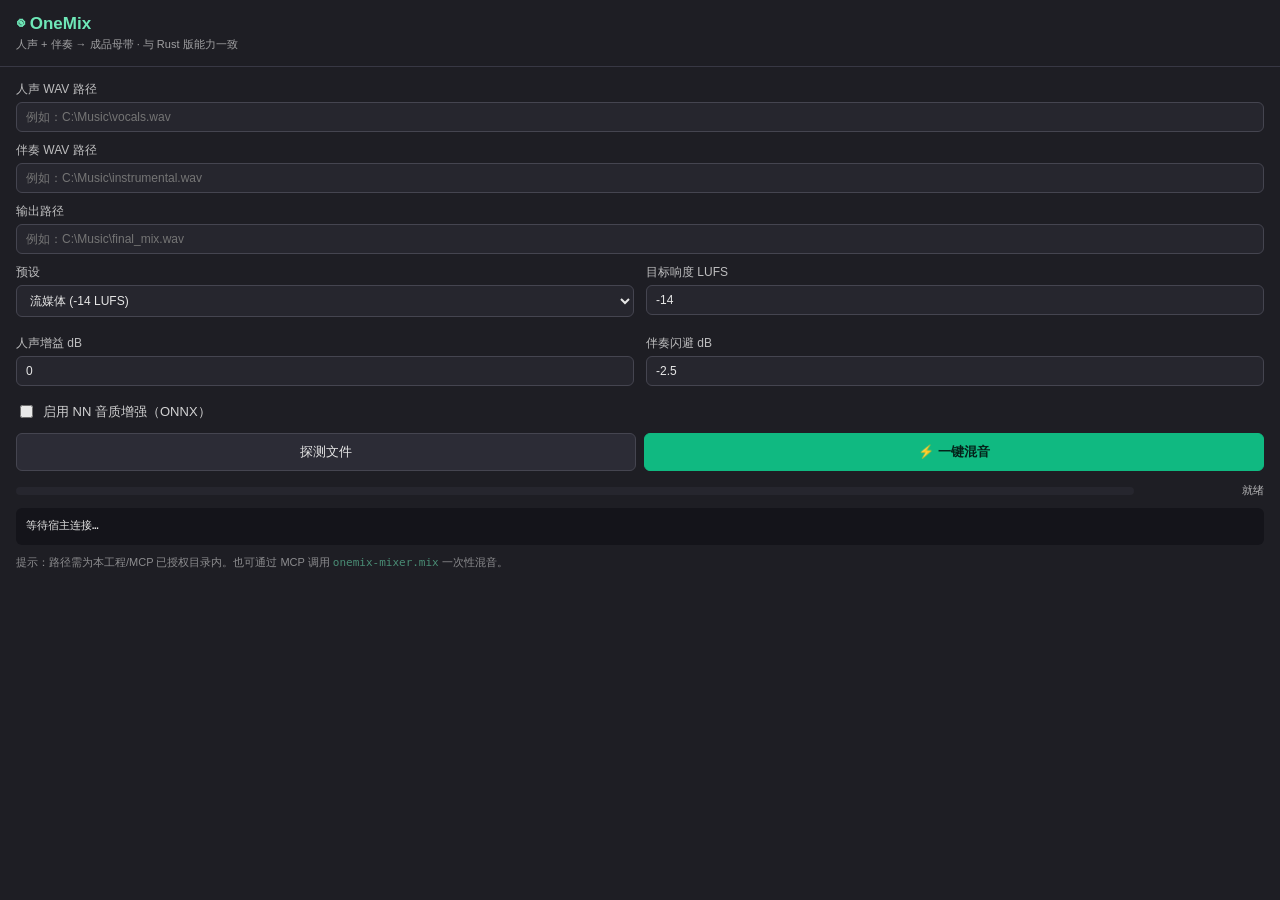
<file: sxseditor-plugin/panel/index.html>
<!DOCTYPE html>
<html lang="zh-CN">
<head>
  <meta charset="UTF-8">
  <title>OneMix · 一键混音</title>
  <link rel="stylesheet" href="./panel.css">
</head>
<body>
  <div class="om-header">
    <div class="om-logo">◉ OneMix</div>
    <div class="om-sub">人声 + 伴奏 → 成品母带 · 与 Rust 版能力一致</div>
  </div>

  <div class="om-body">
    <div class="om-field">
      <label>人声 WAV 路径</label>
      <input type="text" id="vocals" placeholder="例如：C:\Music\vocals.wav">
    </div>
    <div class="om-field">
      <label>伴奏 WAV 路径</label>
      <input type="text" id="accom" placeholder="例如：C:\Music\instrumental.wav">
    </div>
    <div class="om-field">
      <label>输出路径</label>
      <input type="text" id="output" placeholder="例如：C:\Music\final_mix.wav">
    </div>

    <div class="om-grid">
      <div class="om-field">
        <label>预设</label>
        <select id="preset">
          <option value="streaming">流媒体 (-14 LUFS)</option>
          <option value="broadcast">广播 (-16 LUFS)</option>
          <option value="quiet">安静 (-20 LUFS)</option>
          <option value="loud">响亮 (-12 LUFS)</option>
        </select>
      </div>
      <div class="om-field">
        <label>目标响度 LUFS</label>
        <input type="number" id="lufs" value="-14" step="0.5">
      </div>
      <div class="om-field">
        <label>人声增益 dB</label>
        <input type="number" id="vgain" value="0" step="0.5">
      </div>
      <div class="om-field">
        <label>伴奏闪避 dB</label>
        <input type="number" id="duck" value="-2.5" step="0.5">
      </div>
    </div>

    <label class="om-check"><input type="checkbox" id="nn"> 启用 NN 音质增强（ONNX）</label>

    <div class="om-actions">
      <button type="button" id="btnProbe">探测文件</button>
      <button type="button" id="btnMix" class="primary">⚡ 一键混音</button>
    </div>

    <div class="om-progress">
      <div class="om-bar"><div id="barFill"></div></div>
      <span id="stage">就绪</span>
    </div>

    <pre id="out">等待宿主连接…</pre>
    <p class="om-note">提示：路径需为本工程/MCP 已授权目录内。也可通过 MCP 调用 <code>onemix-mixer.mix</code> 一次性混音。</p>
  </div>

  <script src="./panel.js"></script>
</body>
</html>
</file>
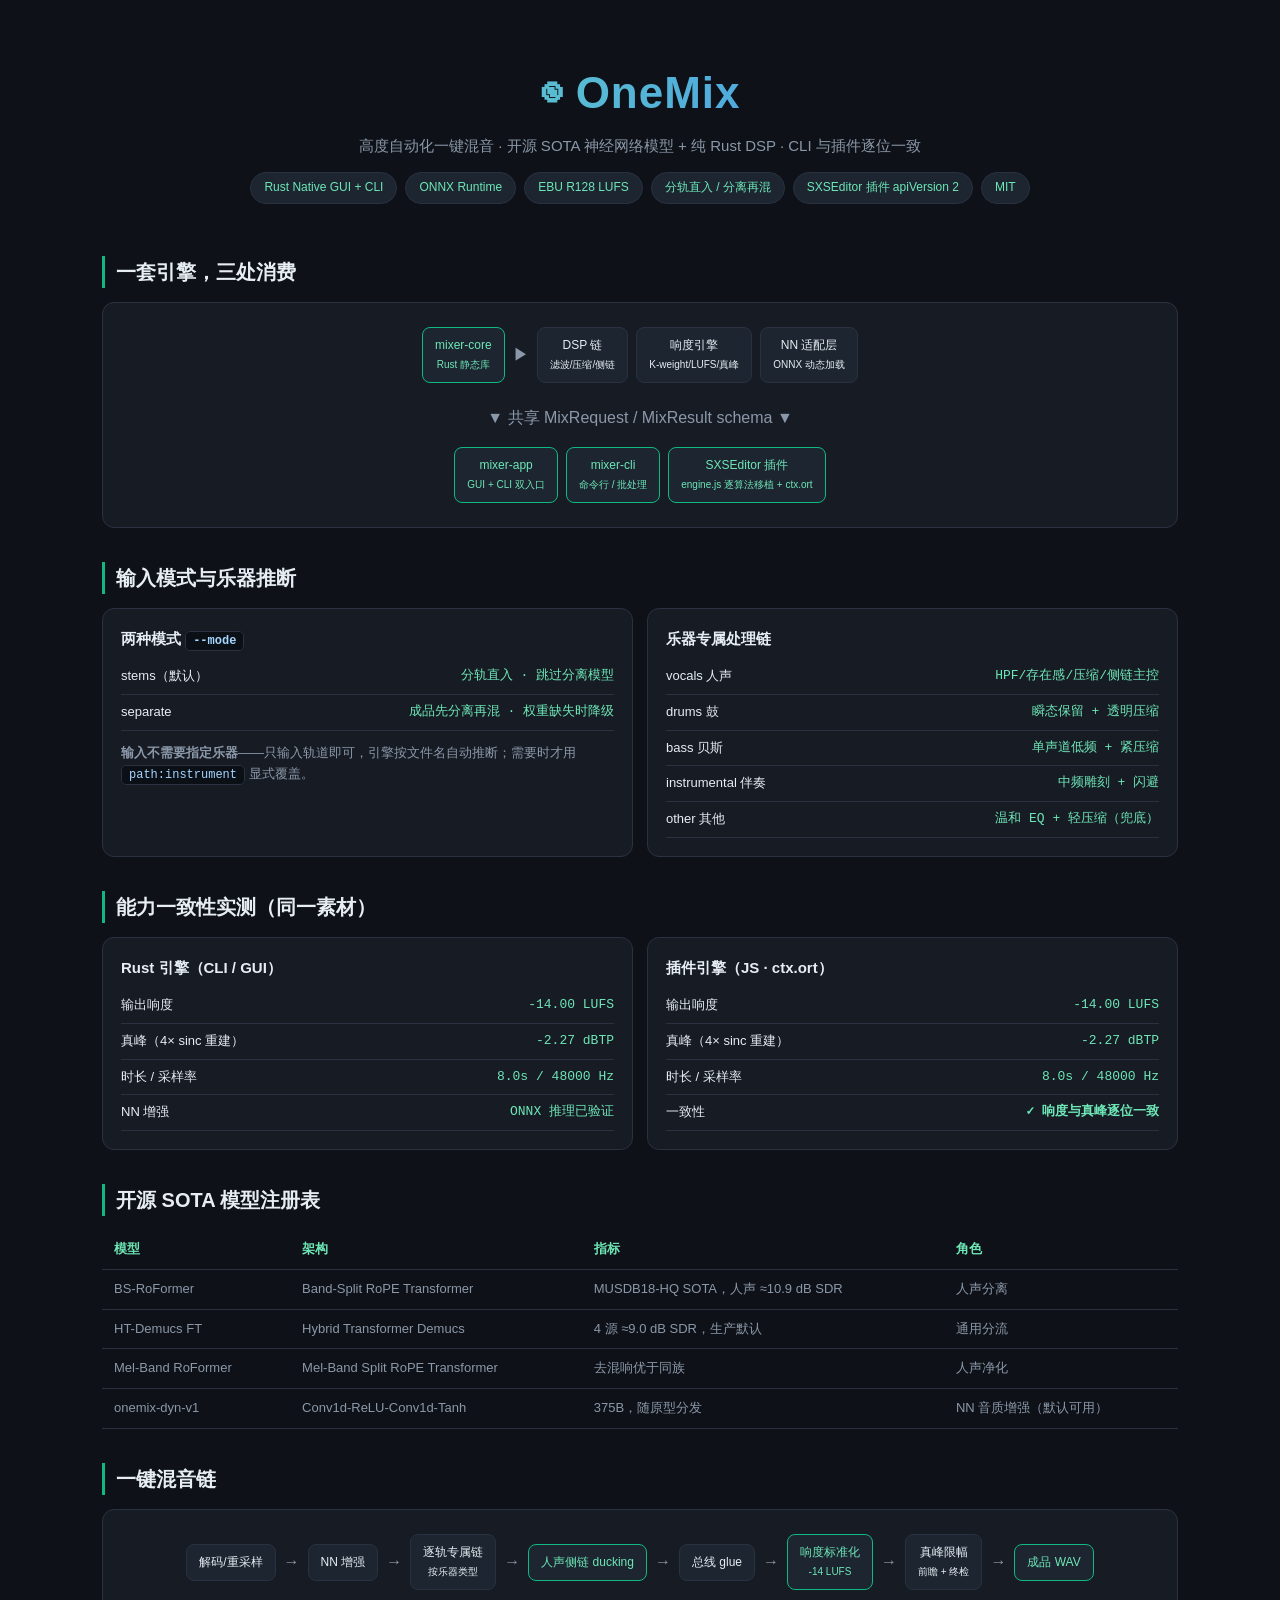
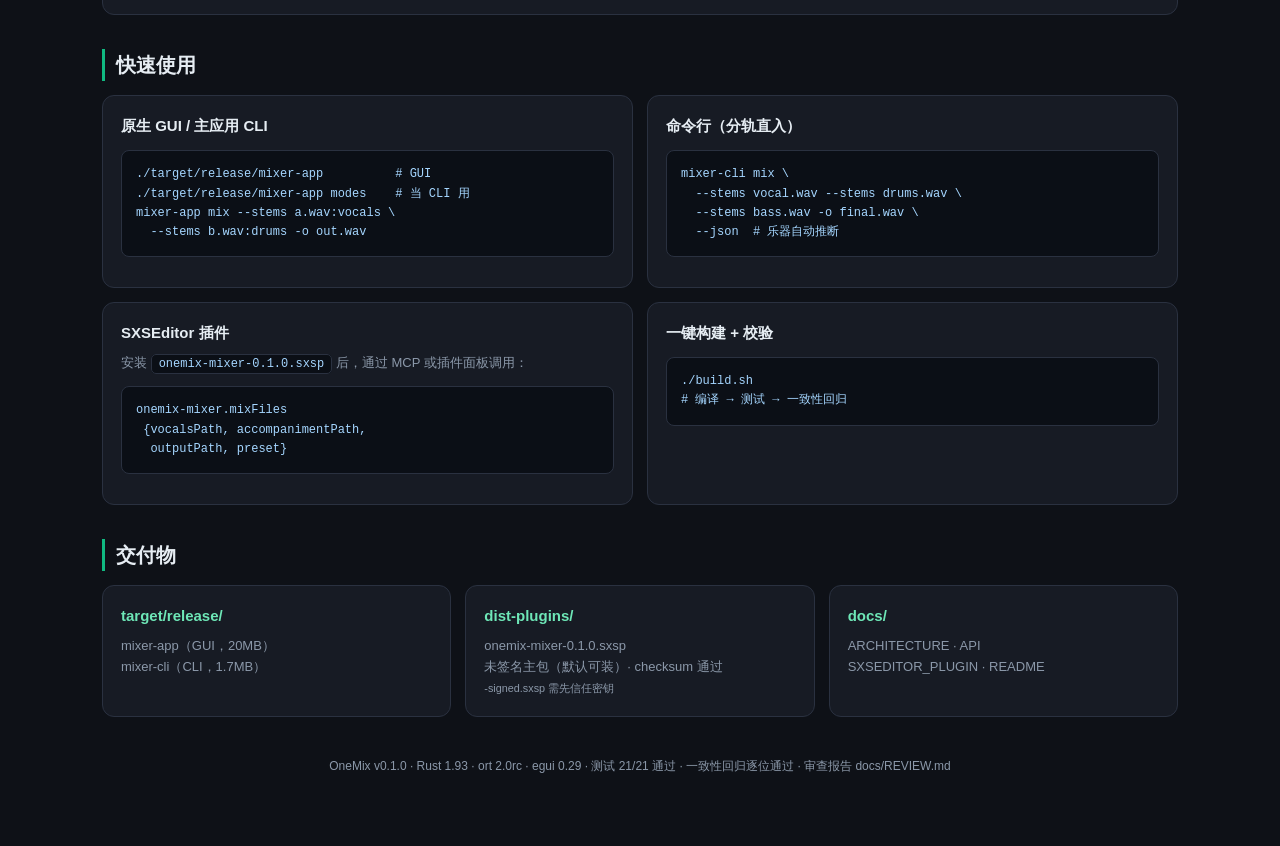
<file: showcase.html>
<!DOCTYPE html>
<html lang="zh-CN">
<head>
<meta charset="UTF-8">
<meta name="viewport" content="width=device-width, initial-scale=1.0">
<title>OneMix · 一键混音系统</title>
<style>
  :root { --bg:#0e1117; --card:#171b24; --line:#2a3140; --fg:#e6edf3; --muted:#8b98a9; --green:#10b981; --green2:#6ee7b7; --blue:#3b82f6; --purple:#a78bfa; }
  * { box-sizing:border-box; }
  body { margin:0; background:var(--bg); color:var(--fg); font-family:-apple-system,"Segoe UI","Microsoft YaHei",sans-serif; line-height:1.6; }
  .wrap { max-width:1120px; margin:0 auto; padding:32px 22px 70px; }
  header { text-align:center; padding:26px 0 18px; }
  .logo { font-size:44px; font-weight:800; letter-spacing:1px; background:linear-gradient(90deg,var(--green2),var(--blue)); -webkit-background-clip:text; -webkit-text-fill-color:transparent; }
  .tag { color:var(--muted); font-size:15px; margin-top:6px; }
  .badges { margin-top:14px; display:flex; gap:8px; justify-content:center; flex-wrap:wrap; }
  .badge { background:#1c2530; border:1px solid var(--line); border-radius:20px; padding:5px 13px; font-size:12px; color:var(--green2); }
  h2 { font-size:20px; margin:34px 0 14px; padding-left:11px; border-left:3px solid var(--green); }
  .grid3 { display:grid; grid-template-columns:repeat(3,1fr); gap:14px; }
  .grid2 { display:grid; grid-template-columns:repeat(2,1fr); gap:14px; }
  .card { background:var(--card); border:1px solid var(--line); border-radius:12px; padding:18px; }
  .card h3 { margin:0 0 8px; font-size:15px; }
  .card .k { color:var(--green2); font-weight:600; }
  .card p { color:var(--muted); font-size:13px; margin:6px 0 0; }
  .arch { background:var(--card); border:1px solid var(--line); border-radius:12px; padding:16px; overflow:auto; }
  .flow { display:flex; align-items:center; gap:8px; flex-wrap:wrap; justify-content:center; padding:8px 0; }
  .node { background:#1c2530; border:1px solid var(--line); border-radius:8px; padding:8px 12px; font-size:12px; text-align:center; }
  .node.hl { border-color:var(--green); color:var(--green2); }
  .arrow { color:var(--muted); }
  table { width:100%; border-collapse:collapse; font-size:13px; }
  th,td { text-align:left; padding:9px 12px; border-bottom:1px solid var(--line); }
  th { color:var(--green2); font-weight:600; }
  td { color:var(--muted); }
  code { background:#0b0f16; border:1px solid var(--line); border-radius:5px; padding:2px 7px; font-size:12px; color:#a5d6ff; }
  pre { background:#0b0f16; border:1px solid var(--line); border-radius:8px; padding:14px; overflow:auto; font-size:12px; color:#a5d6ff; }
  .ok { color:var(--green); font-weight:700; }
  .metric { display:flex; justify-content:space-between; padding:7px 0; border-bottom:1px solid var(--line); font-size:13px; }
  .metric span:last-child { color:var(--green2); font-family:monospace; }
  footer { text-align:center; color:var(--muted); font-size:12px; margin-top:40px; }
  @media(max-width:760px){ .grid3,.grid2{grid-template-columns:1fr;} }
</style>
</head>
<body>
<div class="wrap">
  <header>
    <div class="logo">◉ OneMix</div>
    <div class="tag">高度自动化一键混音 · 开源 SOTA 神经网络模型 + 纯 Rust DSP · CLI 与插件逐位一致</div>
    <div class="badges">
      <span class="badge">Rust Native GUI + CLI</span>
      <span class="badge">ONNX Runtime</span>
      <span class="badge">EBU R128 LUFS</span>
      <span class="badge">分轨直入 / 分离再混</span>
      <span class="badge">SXSEditor 插件 apiVersion 2</span>
      <span class="badge">MIT</span>
    </div>
  </header>

  <h2>一套引擎，三处消费</h2>
  <div class="arch">
    <div class="flow">
      <div class="node hl">mixer-core<br><small>Rust 静态库</small></div>
      <span class="arrow">▶</span>
      <div class="node">DSP 链<br><small>滤波/压缩/侧链</small></div>
      <div class="node">响度引擎<br><small>K-weight/LUFS/真峰</small></div>
      <div class="node">NN 适配层<br><small>ONNX 动态加载</small></div>
    </div>
    <div class="flow" style="margin-top:6px;">
      <span class="arrow">▼ 共享 MixRequest / MixResult schema ▼</span>
    </div>
    <div class="flow">
      <div class="node hl">mixer-app<br><small>GUI + CLI 双入口</small></div>
      <div class="node hl">mixer-cli<br><small>命令行 / 批处理</small></div>
      <div class="node hl">SXSEditor 插件<br><small>engine.js 逐算法移植 + ctx.ort</small></div>
    </div>
  </div>

  <h2>输入模式与乐器推断</h2>
  <div class="grid2">
    <div class="card">
      <h3>两种模式 <code>--mode</code></h3>
      <div class="metric"><span>stems（默认）</span><span>分轨直入 · 跳过分离模型</span></div>
      <div class="metric"><span>separate</span><span>成品先分离再混 · 权重缺失时降级</span></div>
      <p style="margin-top:12px"><b>输入不需要指定乐器</b>——只输入轨道即可，引擎按文件名自动推断；需要时才用 <code>path:instrument</code> 显式覆盖。</p>
    </div>
    <div class="card">
      <h3>乐器专属处理链</h3>
      <div class="metric"><span>vocals 人声</span><span>HPF/存在感/压缩/侧链主控</span></div>
      <div class="metric"><span>drums 鼓</span><span>瞬态保留 + 透明压缩</span></div>
      <div class="metric"><span>bass 贝斯</span><span>单声道低频 + 紧压缩</span></div>
      <div class="metric"><span>instrumental 伴奏</span><span>中频雕刻 + 闪避</span></div>
      <div class="metric"><span>other 其他</span><span>温和 EQ + 轻压缩（兜底）</span></div>
    </div>
  </div>

  <h2>能力一致性实测（同一素材）</h2>
  <div class="grid2">
    <div class="card">
      <h3>Rust 引擎（CLI / GUI）</h3>
      <div class="metric"><span>输出响度</span><span>-14.00 LUFS</span></div>
      <div class="metric"><span>真峰（4× sinc 重建）</span><span>-2.27 dBTP</span></div>
      <div class="metric"><span>时长 / 采样率</span><span>8.0s / 48000 Hz</span></div>
      <div class="metric"><span>NN 增强</span><span>ONNX 推理已验证</span></div>
    </div>
    <div class="card">
      <h3>插件引擎（JS · ctx.ort）</h3>
      <div class="metric"><span>输出响度</span><span>-14.00 LUFS</span></div>
      <div class="metric"><span>真峰（4× sinc 重建）</span><span>-2.27 dBTP</span></div>
      <div class="metric"><span>时长 / 采样率</span><span>8.0s / 48000 Hz</span></div>
      <div class="metric"><span>一致性</span><span class="ok">✓ 响度与真峰逐位一致</span></div>
    </div>
  </div>

  <h2>开源 SOTA 模型注册表</h2>
  <table>
    <tr><th>模型</th><th>架构</th><th>指标</th><th>角色</th></tr>
    <tr><td>BS-RoFormer</td><td>Band-Split RoPE Transformer</td><td>MUSDB18-HQ SOTA，人声 ≈10.9 dB SDR</td><td>人声分离</td></tr>
    <tr><td>HT-Demucs FT</td><td>Hybrid Transformer Demucs</td><td>4 源 ≈9.0 dB SDR，生产默认</td><td>通用分流</td></tr>
    <tr><td>Mel-Band RoFormer</td><td>Mel-Band Split RoPE Transformer</td><td>去混响优于同族</td><td>人声净化</td></tr>
    <tr><td>onemix-dyn-v1</td><td>Conv1d-ReLU-Conv1d-Tanh</td><td>375B，随原型分发</td><td>NN 音质增强（默认可用）</td></tr>
  </table>

  <h2>一键混音链</h2>
  <div class="arch">
    <div class="flow">
      <div class="node">解码/重采样</div><span class="arrow">→</span>
      <div class="node">NN 增强</div><span class="arrow">→</span>
      <div class="node">逐轨专属链<br><small>按乐器类型</small></div><span class="arrow">→</span>
      <div class="node hl">人声侧链 ducking</div><span class="arrow">→</span>
      <div class="node">总线 glue</div><span class="arrow">→</span>
      <div class="node hl">响度标准化<br><small>-14 LUFS</small></div><span class="arrow">→</span>
      <div class="node">真峰限幅<br><small>前瞻 + 终检</small></div><span class="arrow">→</span>
      <div class="node hl">成品 WAV</div>
    </div>
  </div>

  <h2>快速使用</h2>
  <div class="grid2">
    <div class="card">
      <h3>原生 GUI / 主应用 CLI</h3>
      <pre>./target/release/mixer-app          # GUI
./target/release/mixer-app modes    # 当 CLI 用
mixer-app mix --stems a.wav:vocals \
  --stems b.wav:drums -o out.wav</pre>
    </div>
    <div class="card">
      <h3>命令行（分轨直入）</h3>
      <pre>mixer-cli mix \
  --stems vocal.wav --stems drums.wav \
  --stems bass.wav -o final.wav \
  --json  # 乐器自动推断</pre>
    </div>
    <div class="card">
      <h3>SXSEditor 插件</h3>
      <p>安装 <code>onemix-mixer-0.1.0.sxsp</code> 后，通过 MCP 或插件面板调用：</p>
      <pre>onemix-mixer.mixFiles
 {vocalsPath, accompanimentPath,
  outputPath, preset}</pre>
    </div>
    <div class="card">
      <h3>一键构建 + 校验</h3>
      <pre>./build.sh
# 编译 → 测试 → 一致性回归</pre>
    </div>
  </div>

  <h2>交付物</h2>
  <div class="grid3">
    <div class="card"><h3 class="k">target/release/</h3><p>mixer-app（GUI，20MB）<br>mixer-cli（CLI，1.7MB）</p></div>
    <div class="card"><h3 class="k">dist-plugins/</h3><p>onemix-mixer-0.1.0.sxsp<br>未签名主包（默认可装）· checksum 通过<br><small>-signed.sxsp 需先信任密钥</small></p></div>
    <div class="card"><h3 class="k">docs/</h3><p>ARCHITECTURE · API<br>SXSEDITOR_PLUGIN · README</p></div>
  </div>

  <footer>OneMix v0.1.0 · Rust 1.93 · ort 2.0rc · egui 0.29 · 测试 21/21 通过 · 一致性回归逐位通过 · 审查报告 docs/REVIEW.md</footer>
</div>
</body>
</html>
</file>
<file: sxseditor-plugin/panel/panel.css>
/* OneMix 面板样式（宿主下发主题变量，尽量自适应明暗）。 */
* { box-sizing: border-box; }
body {
  margin: 0; padding: 0;
  font-family: -apple-system, "Segoe UI", "Microsoft YaHei", sans-serif;
  font-size: 13px;
  color: var(--text, #e6e6e6);
  background: var(--bg, #1e1e24);
}
.om-header { padding: 14px 16px; border-bottom: 1px solid var(--border, #383844); }
.om-logo { font-size: 17px; font-weight: 700; color: #6ee7b7; }
.om-sub { margin-top: 3px; opacity: 0.65; font-size: 11px; }
.om-body { padding: 14px 16px; }
.om-field { margin-bottom: 10px; }
.om-field label { display: block; margin-bottom: 4px; opacity: 0.8; font-size: 12px; }
.om-field input, .om-field select {
  width: 100%; padding: 7px 9px; border-radius: 6px;
  border: 1px solid var(--border, #454550);
  background: var(--input, #26262e); color: var(--text, #e6e6e6);
  font-size: 12px; outline: none;
}
.om-field input:focus, .om-field select:focus { border-color: #6ee7b7; }
.om-grid { display: grid; grid-template-columns: 1fr 1fr; gap: 8px 12px; margin-top: 4px; }
.om-check { display: flex; align-items: center; gap: 7px; margin: 6px 0 12px; opacity: 0.9; }
.om-actions { display: flex; gap: 8px; margin-bottom: 12px; }
.om-actions button {
  flex: 1; padding: 9px; border: 1px solid var(--border, #454550);
  border-radius: 6px; background: var(--btn, #2c2c36); color: var(--text, #e6e6e6);
  cursor: pointer; font-size: 13px;
}
.om-actions button.primary { background: #10b981; border-color: #10b981; color: #04231a; font-weight: 700; }
.om-actions button:disabled { opacity: 0.5; cursor: wait; }
.om-progress { display: flex; align-items: center; gap: 10px; margin-bottom: 10px; }
.om-bar { flex: 1; height: 8px; border-radius: 4px; background: var(--input, #26262e); overflow: hidden; }
.om-bar > div { height: 100%; width: 0; background: linear-gradient(90deg, #10b981, #6ee7b7); transition: width 0.2s; }
#stage { min-width: 120px; text-align: right; opacity: 0.75; font-size: 11px; }
pre#out {
  margin: 0; padding: 10px; border-radius: 6px; max-height: 180px; overflow: auto;
  background: var(--input, #14141a); font-size: 11px; line-height: 1.5; white-space: pre-wrap;
}
.om-note { margin: 10px 0 0; opacity: 0.55; font-size: 11px; }
code { color: #6ee7b7; }
</file>
